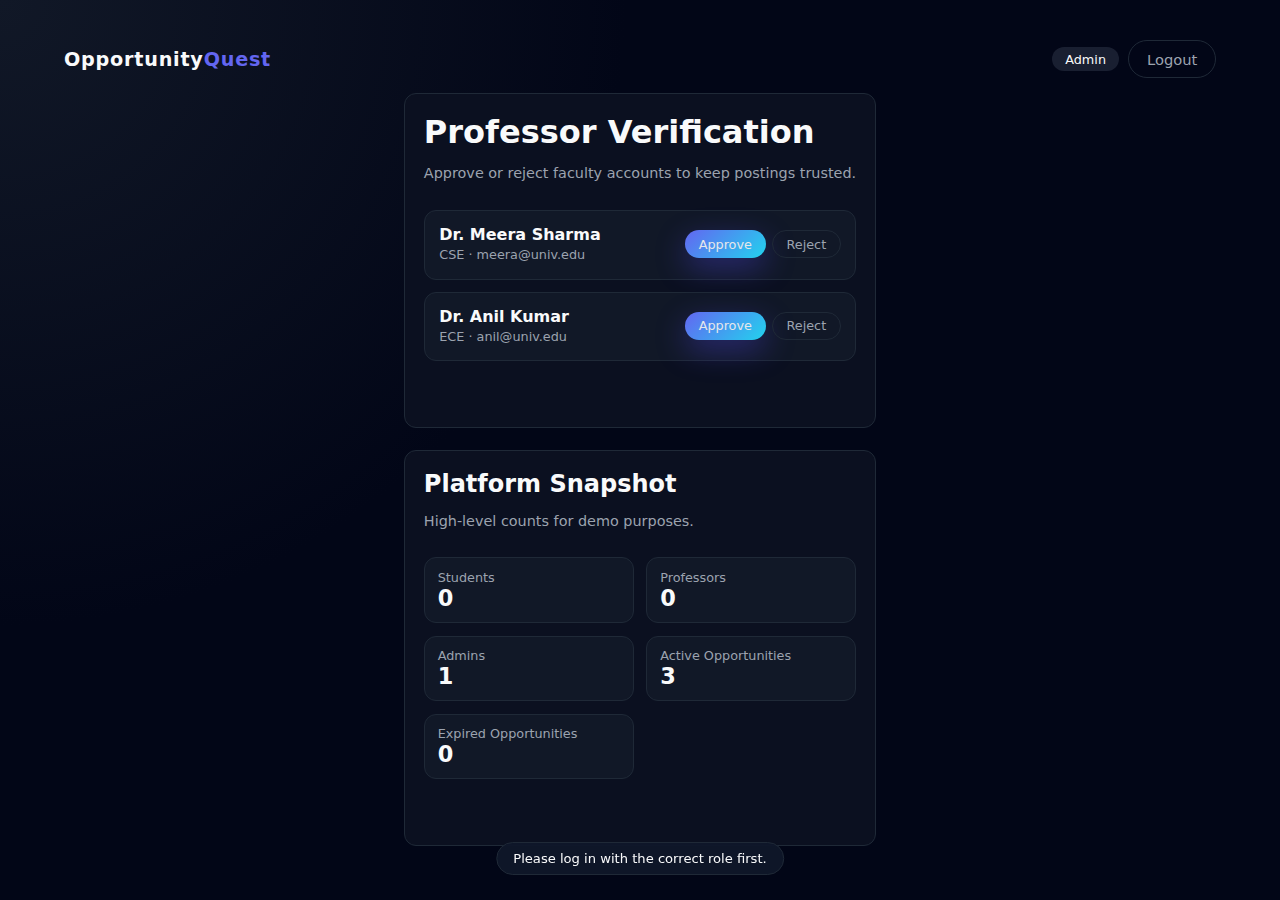
<file: Opportunity_Quest/admin-dashboard.html>
<!DOCTYPE html>
<html lang="en">
<head>
  <meta charset="UTF-8" />
  <title>Admin Panel | Opportunity Quest</title>
  <meta name="viewport" content="width=device-width, initial-scale=1" />
  <link rel="stylesheet" href="assets/css/style.css" />
</head>
<body data-page="admin">
  <header class="app-header">
    <div class="logo">Opportunity<span>Quest</span></div>
    <nav class="app-nav">
      <span class="pill">Admin</span>
      <button class="btn ghost-btn" id="logoutBtn">Logout</button>
    </nav>
  </header>

  <main class="app-layout app-layout--stack">
    <section class="content">
      <header class="content-header">
        <div>
          <h1>Professor Verification</h1>
          <p class="muted">
            Approve or reject faculty accounts to keep postings trusted.
          </p>
        </div>
      </header>

      <div id="pendingProfList" class="card-list">
        <!-- Filled by JS -->
      </div>
    </section>

    <section class="content">
      <header class="content-header">
        <div>
          <h2>Platform Snapshot</h2>
          <p class="muted">High-level counts for demo purposes.</p>
        </div>
      </header>

      <div class="stats-grid" id="statsGrid">
        <!-- Filled by JS -->
      </div>
    </section>

    <div class="toast" id="toast"></div>
  </main>

  <script src="assets/js/app.js" defer></script>
</body>
</html>
</file>
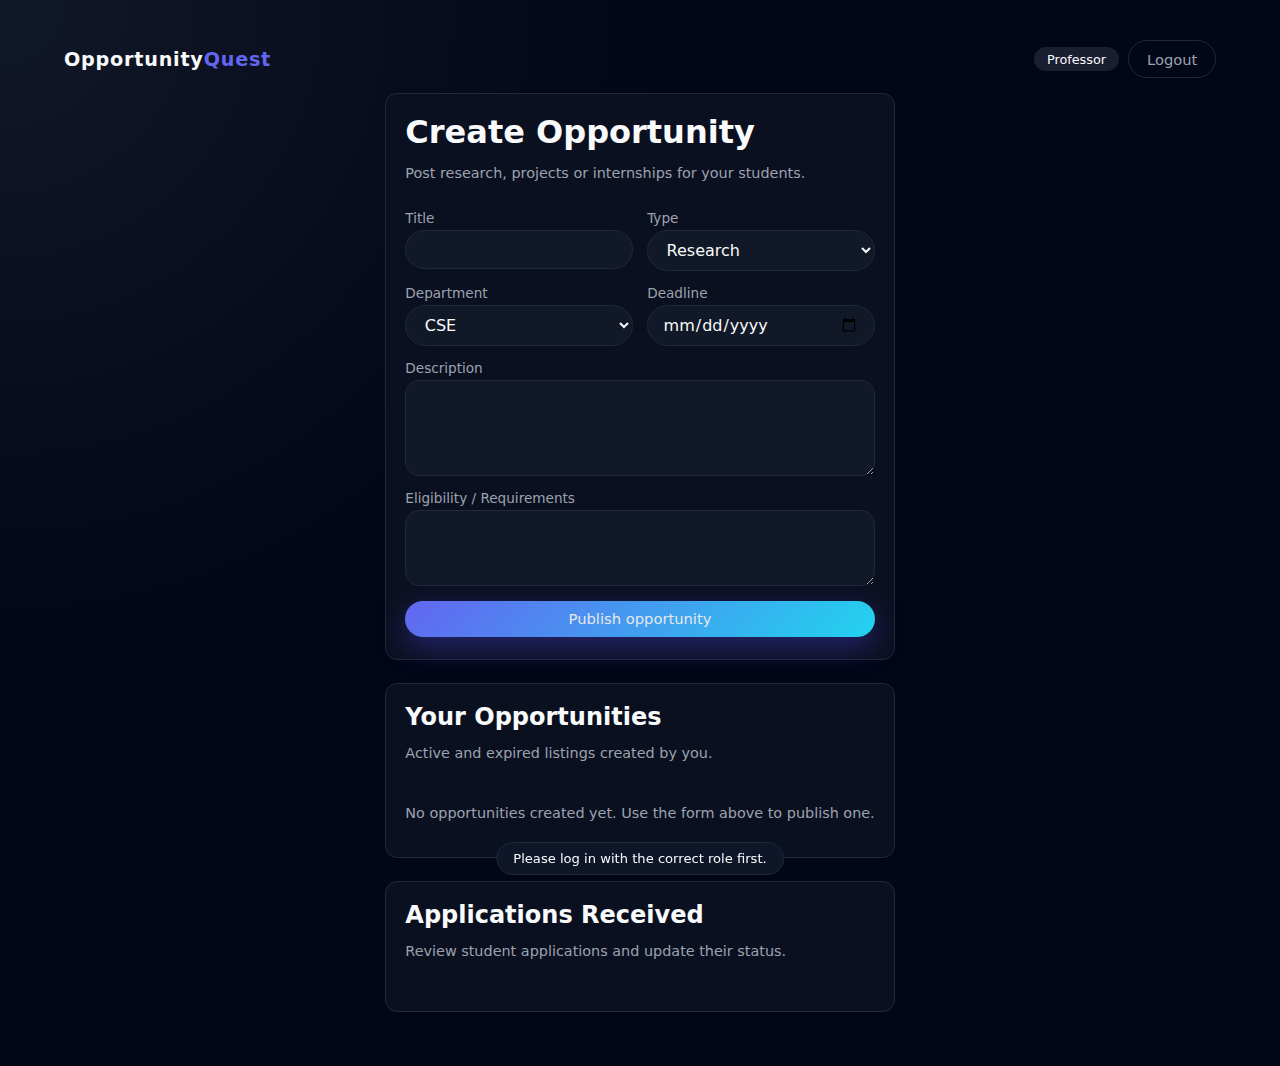
<file: Opportunity_Quest/professor-dashboard.html>
<!DOCTYPE html>
<html lang="en">
<head>
  <meta charset="UTF-8" />
  <title>Professor Dashboard | Opportunity Quest</title>
  <meta name="viewport" content="width=device-width, initial-scale=1" />
  <link rel="stylesheet" href="assets/css/style.css" />
</head>
<body data-page="professor">
  <header class="app-header">
    <div class="logo">Opportunity<span>Quest</span></div>
    <nav class="app-nav">
      <span class="pill" id="profNamePill">Professor</span>
      <button class="btn ghost-btn" id="logoutBtn">Logout</button>
    </nav>
  </header>

  <main class="app-layout app-layout--stack">
    <section class="content">
      <header class="content-header">
        <div>
          <h1>Create Opportunity</h1>
          <p class="muted">Post research, projects or internships for your students.</p>
        </div>
      </header>

      <form id="createOpportunityForm" class="form two-column-form">
        <div class="form-row">
          <label for="oppTitle">Title</label>
          <input type="text" id="oppTitle" required />
        </div>

        <div class="form-row">
          <label for="oppType">Type</label>
          <select id="oppType" required>
            <option value="Research">Research</option>
            <option value="Internship">Internship</option>
            <option value="Project">Project</option>
          </select>
        </div>

        <div class="form-row">
          <label for="oppDept">Department</label>
          <select id="oppDept" required>
            <option value="CSE">CSE</option>
            <option value="ECE">ECE</option>
            <option value="ME">ME</option>
          </select>
        </div>

        <div class="form-row">
          <label for="oppDeadline">Deadline</label>
          <input type="date" id="oppDeadline" required />
        </div>

        <div class="form-row form-row--full">
          <label for="oppDesc">Description</label>
          <textarea id="oppDesc" rows="4" required></textarea>
        </div>

        <div class="form-row form-row--full">
          <label for="oppEligibility">Eligibility / Requirements</label>
          <textarea id="oppEligibility" rows="3"></textarea>
        </div>

        <div class="form-row form-row--full align-right">
          <button type="submit" class="btn primary-btn">
            Publish opportunity
          </button>
        </div>
      </form>
    </section>

    <section class="content">
      <header class="content-header">
        <div>
          <h2>Your Opportunities</h2>
          <p class="muted">Active and expired listings created by you.</p>
        </div>
      </header>

      <div id="profOppList" class="card-grid">
        <!-- Filled by JS -->
      </div>
    </section>

    <section class="content">
      <header class="content-header">
        <div>
          <h2>Applications Received</h2>
          <p class="muted">Review student applications and update their status.</p>
        </div>
      </header>

      <div id="profApplicationsList" class="card-list">
        <!-- Filled by JS -->
      </div>
    </section>

    <div class="toast" id="toast"></div>
  </main>

  <script src="assets/js/app.js" defer></script>
</body>
</html>
</file>
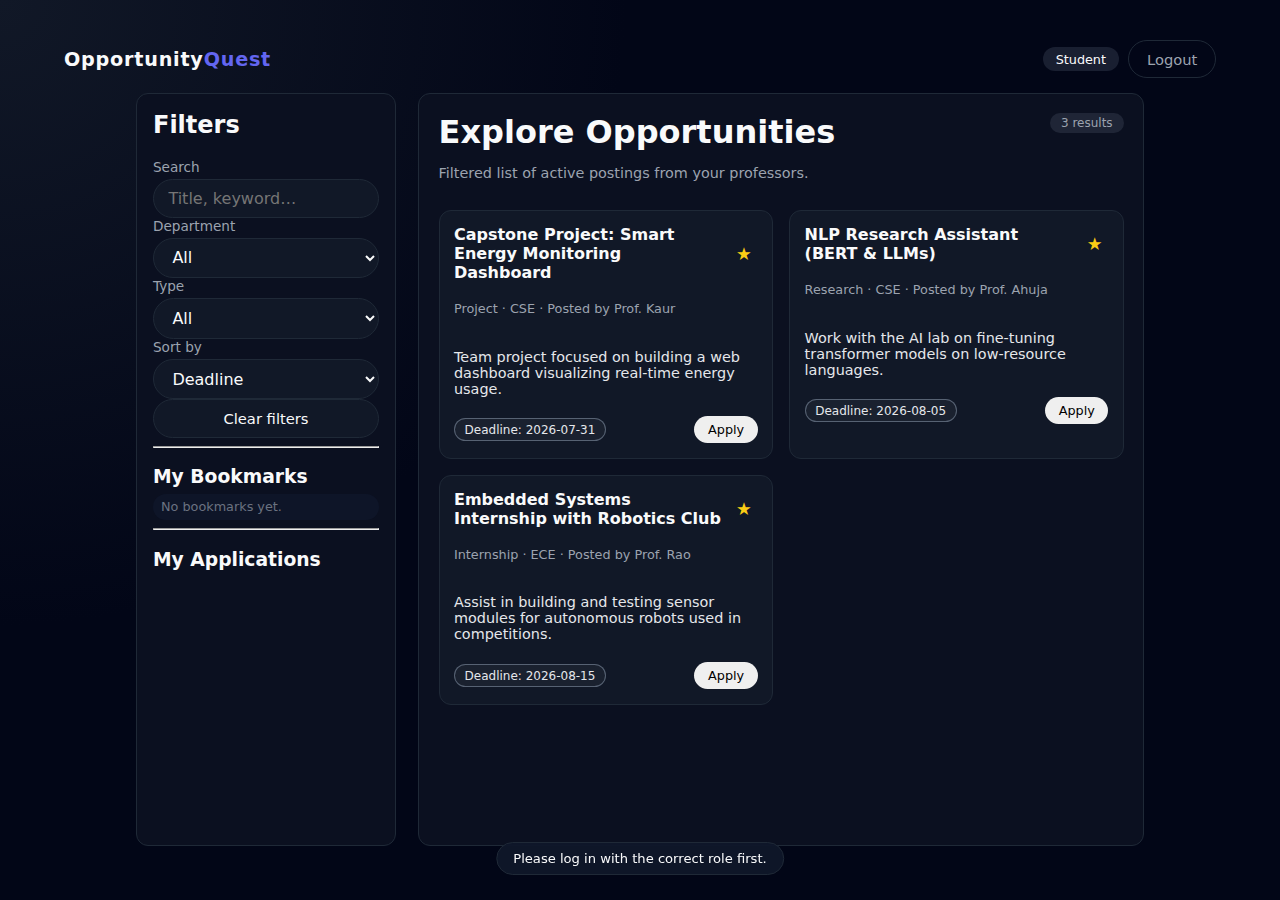
<file: Opportunity_Quest/student-dashboard.html>
<!DOCTYPE html>
<html lang="en">
<head>
  <meta charset="UTF-8" />
  <title>Student Dashboard | Opportunity Quest</title>
  <meta name="viewport" content="width=device-width, initial-scale=1" />
  <link rel="stylesheet" href="assets/css/style.css" />
</head>
<body data-page="student">
  <header class="app-header">
    <div class="logo">Opportunity<span>Quest</span></div>
    <nav class="app-nav">
      <span class="pill" id="studentNamePill">Student</span>
      <button class="btn ghost-btn" id="logoutBtn">Logout</button>
    </nav>
  </header>

  <main class="app-layout">
    <aside class="sidebar">
      <h2>Filters</h2>
      <div class="form-row">
        <label for="searchQuery">Search</label>
        <input type="text" id="searchQuery" placeholder="Title, keyword…" />
      </div>

      <div class="form-row">
        <label for="departmentFilter">Department</label>
        <select id="departmentFilter">
          <option value="">All</option>
          <option value="CSE">CSE</option>
          <option value="ECE">ECE</option>
          <option value="ME">ME</option>
        </select>
      </div>

      <div class="form-row">
        <label for="typeFilter">Type</label>
        <select id="typeFilter">
          <option value="">All</option>
          <option value="Research">Research</option>
          <option value="Internship">Internship</option>
          <option value="Project">Project</option>
        </select>
      </div>

      <div class="form-row">
        <label for="sortBy">Sort by</label>
        <select id="sortBy">
          <option value="deadline">Deadline</option>
          <option value="recent">Recently added</option>
        </select>
      </div>

      <button class="btn secondary-btn full-width" id="clearFiltersBtn">
        Clear filters
      </button>

      <hr />
      <h3>My Bookmarks</h3>
      <ul id="bookmarkList" class="bookmark-list">
        <!-- Filled by JS -->
      </ul>

      <hr />
      <h3>My Applications</h3>
      <ul id="applicationsList" class="bookmark-list">
        <!-- Filled by JS -->
      </ul>
    </aside>

    <section class="content">
      <header class="content-header">
        <div>
          <h1>Explore Opportunities</h1>
          <p class="muted">
            Filtered list of active postings from your professors.
          </p>
        </div>
        <span class="badge" id="resultCountBadge">0 results</span>
      </header>

      <div id="opportunityGrid" class="card-grid">
        <!-- Cards injected by JS -->
      </div>

      <template id="opportunityCardTemplate">
        <article class="card opportunity-card">
          <div class="card-header-row">
            <h3 class="opp-title"></h3>
            <button class="icon-btn bookmark-btn" title="Bookmark">
              ★
            </button>
          </div>
          <p class="opp-meta"></p>
          <p class="opp-desc"></p>
          <div class="card-footer-row">
            <span class="chip deadline-chip"></span>
            <button class="btn small-btn apply-btn">Apply</button>
          </div>
        </article>
      </template>
    </section>
  </main>

  <!-- Simple modal for "Apply" -->
  <div class="modal hidden" id="applyModal">
    <div class="modal-content">
      <h2>Apply to opportunity</h2>
      <p id="applyModalTitle" class="modal-title"></p>
      <form id="applyForm" class="form">
        <div class="form-row">
          <label for="resumeLink">Resume / Portfolio link</label>
          <input type="url" id="resumeLink" required placeholder="https://…" />
        </div>
        <div class="form-row">
          <label for="note">Short note (optional)</label>
          <textarea id="note" rows="3"></textarea>
        </div>
        <div class="modal-actions">
          <button type="button" class="btn ghost-btn" id="cancelApplyBtn">
            Cancel
          </button>
          <button type="submit" class="btn primary-btn">
            Submit application
          </button>
        </div>
      </form>
    </div>
  </div>

  <div class="toast" id="toast"></div>

  <script src="assets/js/app.js" defer></script>
</body>
</html>
</file>
<file: Opportunity_Quest/assets/css/style.css>
:root {
  --bg: #050816;
  --bg-elevated: #0b1020;
  --bg-soft: #111827;
  --accent: #4f46e5;
  --accent-soft: rgba(79, 70, 229, 0.13);
  --accent-strong: #6366f1;
  --danger: #ef4444;
  --text-main: #f9fafb;
  --text-muted: #9ca3af;
  --border-subtle: #1f2937;
  --radius-lg: 18px;
  --radius-md: 12px;
  --shadow-soft: 0 14px 40px rgba(0, 0, 0, 0.4);
  --transition-fast: 0.18s ease-out;
  --max-width: 1200px;
  --font-sans: system-ui, -apple-system, BlinkMacSystemFont, "Inter", sans-serif;
}

*,
*::before,
*::after {
  box-sizing: border-box;
}

html,
body {
  margin: 0;
  padding: 0;
  font-family: var(--font-sans);
  background: radial-gradient(circle at top left, #111827 0, #020617 40%, #020617 100%);
  color: var(--text-main);
}

/* Generic layout bits */

body {
  min-height: 100vh;
  display: flex;
  flex-direction: column;
}

a {
  color: inherit;
  text-decoration: none;
}

img {
  max-width: 100%;
  display: block;
}

button,
input,
select,
textarea {
  font: inherit;
}

main {
  flex: 1;
}

/* Top landing nav */
/* Top landing nav (index page) */

.top-nav {
  width: 100%;
  max-width: var(--max-width);
  margin: 0 auto;
  padding: 20px 48px 10px;    /* space from edges + a bit below */
  display: flex;
  align-items: center;
  justify-content: space-between;
}

.logo {
  font-weight: 700;
  letter-spacing: 0.04em;
  font-size: 1.2rem;
}

.logo span {
  color: var(--accent-strong);
}

.nav-links {
  display: flex;
  gap: 32px;
  align-items: center;
  margin-left: auto;          /* push links to the right */
}

.nav-links a {
  font-size: 0.95rem;
  color: var(--text-muted);
}

.nav-links a:hover {
  color: var(--text-main);
}

.nav-toggle {
  display: none;
  border: none;
  background: transparent;
  color: var(--text-main);
  font-size: 1.3rem;
  cursor: pointer;
}

/* Auth layout */

.auth-layout {
  display: grid;
  grid-template-columns: minmax(0, 1.4fr) minmax(0, 1fr);
  gap: 2.5rem;
  max-width: var(--max-width);
  margin: 1rem auto 2.5rem;
  padding: 0 1.5rem;
}

.auth-hero {
  padding: 2.3rem 2.2rem;
  border-radius: var(--radius-lg);
  background: radial-gradient(circle at top left, rgba(79, 70, 229, 0.2), transparent 55%),
    var(--bg-elevated);
  box-shadow: var(--shadow-soft);
}

.auth-hero h1 {
  font-size: clamp(2rem, 3vw, 2.5rem);
  margin-top: 0;
  margin-bottom: 0.75rem;
}

.auth-hero p {
  margin-top: 0;
  color: var(--text-muted);
  max-width: 32rem;
}

.hero-list {
  list-style: none;
  padding: 0;
  margin-top: 1.5rem;
  display: grid;
  gap: 0.6rem;
  color: var(--text-main);
}

.auth-card {
  padding: 2rem 1.8rem 2.3rem;
  border-radius: var(--radius-lg);
  background: rgba(15, 23, 42, 0.96);
  border: 1px solid var(--border-subtle);
  box-shadow: var(--shadow-soft);
}

.auth-tabs {
  display: inline-flex;
  background: var(--bg-soft);
  padding: 0.2rem;
  border-radius: 999px;
  margin-bottom: 1.2rem;
}

.auth-tab {
  border-radius: 999px;
  border: none;
  background: transparent;
  color: var(--text-muted);
  padding: 0.35rem 0.95rem;
  font-size: 0.9rem;
  cursor: pointer;
}

.auth-tab.active {
  background: var(--accent-strong);
  color: #e5e7eb;
}

/* Forms */

.form {
  display: grid;
  gap: 0.9rem;
}

.form-row {
  display: flex;
  flex-direction: column;
  gap: 0.25rem;
}

.form-row label {
  font-size: 0.85rem;
  color: var(--text-muted);
}

.form-row input,
.form-row select,
.form-row textarea {
  border-radius: 999px;
  border: 1px solid var(--border-subtle);
  padding: 0.55rem 0.9rem;
  background: var(--bg-soft);
  color: var(--text-main);
  outline: none;
}

.form-row textarea {
  border-radius: 14px;
  resize: vertical;
}

.form-row input:focus,
.form-row select:focus,
.form-row textarea:focus {
  border-color: var(--accent);
  box-shadow: 0 0 0 1px var(--accent-soft);
}

.form-row--register {
  margin-top: 0.3rem;
}

.form-helper {
  font-size: 0.8rem;
  color: var(--text-muted);
}

.form-helper.tiny {
  font-size: 0.72rem;
}

/* Buttons */

.btn {
  border-radius: 999px;
  border: none;
  padding: 0.6rem 1.1rem;
  cursor: pointer;
  font-size: 0.92rem;
  display: inline-flex;
  align-items: center;
  justify-content: center;
  gap: 0.45rem;
  transition: transform var(--transition-fast), box-shadow var(--transition-fast),
    background var(--transition-fast), color var(--transition-fast), border-color var(--transition-fast);
}

.primary-btn {
  background: linear-gradient(135deg, var(--accent-strong), #22d3ee);
  color: #e5e7eb;
  box-shadow: 0 10px 30px rgba(79, 70, 229, 0.4);
}

.primary-btn:hover {
  transform: translateY(-1px);
  box-shadow: 0 12px 35px rgba(79, 70, 229, 0.55);
}

.secondary-btn {
  background: var(--bg-soft);
  border: 1px solid var(--border-subtle);
  color: var(--text-main);
}

.secondary-btn:hover {
  border-color: var(--accent);
}

.ghost-btn {
  background: transparent;
  color: var(--text-muted);
  border: 1px solid var(--border-subtle);
}

.ghost-btn:hover {
  color: var(--text-main);
  border-color: var(--accent);
}

.google-btn {
  background: #f9fafb;
  color: #111827;
  border-radius: 999px;
  padding: 0.6rem 0.8rem;
  justify-content: center;
}

.google-btn img {
  width: 18px;
  height: 18px;
}

.google-btn:hover {
  box-shadow: 0 8px 20px rgba(15, 23, 42, 0.35);
}

.small-btn {
  padding: 0.35rem 0.85rem;
  font-size: 0.8rem;
}

.full-width {
  width: 100%;
}

/* Dividers */

.divider {
  position: relative;
  text-align: center;
  margin: 0.3rem 0 0.6rem;
  font-size: 0.8rem;
  color: var(--text-muted);
}

.divider::before,
.divider::after {
  content: "";
  position: absolute;
  top: 50%;
  width: 45%;
  height: 1px;
  background: var(--border-subtle);
}

.divider::before {
  left: 0;
}

.divider::after {
  right: 0;
}

/* Info sections */

.info-section {
  max-width: var(--max-width);
  margin: 0 auto 2.5rem;
  padding: 0 1.5rem;
}

.info-section h2 {
  margin-bottom: 0.4rem;
}

.info-section p {
  color: var(--text-muted);
  max-width: 36rem;
}

.info-grid {
  display: grid;
  gap: 1.2rem;
}

.info-card {
  background: var(--bg-elevated);
  border-radius: var(--radius-md);
  padding: 1.3rem 1.2rem;
  border: 1px solid var(--border-subtle);
}

/* Footer */

.footer {
  padding: 1.1rem 1.5rem;
  text-align: center;
  font-size: 0.8rem;
  color: var(--text-muted);
}

/* App shell (dashboards) */

/* App shell (dashboards) */

.app-header {
  width: 100%;
  max-width: var(--max-width);
  margin: 0 auto;
  padding: 12px 1.5rem 0;    /* top breathing space */
  display: flex;
  justify-content: space-between;
  align-items: center;
}

.app-nav {
  display: flex;
  gap: 0.6rem;
  align-items: center;
}

.app-layout {
  max-width: var(--max-width);
  margin: 0.9rem auto 1.7rem;   /* gap between header & content */
  padding: 0 1.5rem 1.7rem;
  display: grid;
  grid-template-columns: minmax(0, 260px) minmax(0, 1fr);
  gap: 1.4rem;
}

.app-layout--stack {
  grid-template-columns: minmax(0, 1fr);
}

.sidebar {
  background: var(--bg-elevated);
  border-radius: var(--radius-md);
  padding: 1.1rem 1rem 1.3rem;
  border: 1px solid var(--border-subtle);
}

.sidebar h2 {
  margin-top: 0;
}

.sidebar h3 {
  margin-bottom: 0.4rem;
}

.content {
  background: var(--bg-elevated);
  border-radius: var(--radius-md);
  padding: 1.2rem 1.2rem 1.4rem;
  border: 1px solid var(--border-subtle);
}

.content-header {
  display: flex;
  justify-content: space-between;
  align-items: flex-start;
  gap: 1rem;
  margin-bottom: 0.9rem;
}

.content-header h1,
.content-header h2 {
  margin: 0;
}

.muted {
  color: var(--text-muted);
  font-size: 0.9rem;
}

/* Cards */

.card-grid {
  display: grid;
  grid-template-columns: repeat(auto-fit, minmax(230px, 1fr));
  gap: 1rem;
}

.card-list {
  display: grid;
  gap: 0.75rem;
}

.card {
  background: var(--bg-soft);
  border-radius: var(--radius-md);
  padding: 0.9rem 0.9rem 0.95rem;
  border: 1px solid var(--border-subtle);
  display: flex;
  flex-direction: column;
  gap: 0.35rem;
}

.card-header-row,
.card-footer-row {
  display: flex;
  justify-content: space-between;
  align-items: center;
  gap: 0.5rem;
}

.opp-title {
  font-size: 1rem;
  margin: 0;
}

.opp-meta {
  font-size: 0.8rem;
  color: var(--text-muted);
}

.opp-desc {
  font-size: 0.9rem;
  color: #e5e7eb;
}

.chip {
  display: inline-flex;
  align-items: center;
  padding: 0.2rem 0.6rem;
  border-radius: 999px;
  font-size: 0.75rem;
  background: var(--accent-soft);
  color: #e5e7eb;
}

.deadline-chip {
  background: rgba(248, 250, 252, 0.04);
  border: 1px solid rgba(148, 163, 184, 0.5);
}

.badge {
  background: rgba(148, 163, 184, 0.15);
  border-radius: 999px;
  padding: 0.2rem 0.7rem;
  font-size: 0.75rem;
  color: var(--text-muted);
}

.pill {
  padding: 0.3rem 0.8rem;
  border-radius: 999px;
  background: rgba(148, 163, 184, 0.16);
  font-size: 0.8rem;
}

/* Icons & lists */

.icon-btn {
  border-radius: 999px;
  border: none;
  width: 1.8rem;
  height: 1.8rem;
  display: inline-flex;
  align-items: center;
  justify-content: center;
  background: transparent;
  color: #facc15;
  cursor: pointer;
  font-size: 1.1rem;
}

.icon-btn.active {
  background: rgba(250, 204, 21, 0.18);
}

.bookmark-list {
  list-style: none;
  margin: 0;
  padding: 0;
  display: grid;
  gap: 0.4rem;
  font-size: 0.8rem;
}

.bookmark-list li {
  padding: 0.35rem 0.5rem;
  border-radius: 999px;
  background: rgba(15, 23, 42, 0.8);
}

/* Professor / admin extras */

.two-column-form {
  grid-template-columns: repeat(auto-fit, minmax(220px, 1fr));
}

.form-row--full {
  grid-column: 1 / -1;
}

.align-right {
  justify-content: flex-end;
}

.stats-grid {
  display: grid;
  grid-template-columns: repeat(auto-fit, minmax(180px, 1fr));
  gap: 0.8rem;
}

.stats-card {
  background: var(--bg-soft);
  border-radius: var(--radius-md);
  padding: 0.7rem 0.8rem;
  border: 1px solid var(--border-subtle);
}

.stats-card span {
  display: block;
}

.stats-label {
  font-size: 0.8rem;
  color: var(--text-muted);
}

.stats-value {
  font-size: 1.4rem;
  font-weight: 600;
}

/* Modal */

.modal {
  position: fixed;
  inset: 0;
  background: rgba(15, 23, 42, 0.75);
  display: flex;
  align-items: center;
  justify-content: center;
  z-index: 40;
}

.modal-content {
  width: min(480px, 92vw);
  background: var(--bg-elevated);
  border-radius: var(--radius-lg);
  padding: 1.4rem 1.3rem 1.2rem;
  border: 1px solid var(--border-subtle);
  box-shadow: var(--shadow-soft);
}

.modal-title {
  margin-top: 0.1rem;
  margin-bottom: 0.6rem;
  font-weight: 500;
}

.modal-actions {
  margin-top: 0.4rem;
  display: flex;
  justify-content: flex-end;
  gap: 0.6rem;
}

/* Toast */

.toast {
  position: fixed;
  left: 50%;
  bottom: 1.2rem;
  transform: translateX(-50%);
  background: rgba(15, 23, 42, 0.96);
  border-radius: 999px;
  padding: 0.5rem 1rem;
  font-size: 0.82rem;
  border: 1px solid var(--border-subtle);
  opacity: 0;
  pointer-events: none;
  transition: opacity var(--transition-fast), transform var(--transition-fast);
  z-index: 50;
}

.toast.show {
  opacity: 1;
  transform: translate(-50%, -6px);
}

/* Helpers */

.hidden {
  display: none !important;
}

/* Responsive tweaks */

@media (max-width: 850px) {
  .auth-layout {
    grid-template-columns: minmax(0, 1fr);
  }

  .auth-hero {
    order: 2;
  }

  .auth-card {
    order: 1;
  }

  .app-layout {
    grid-template-columns: minmax(0, 1fr);
  }

  .sidebar {
    order: 2;
  }

  .content {
    order: 1;
  }

  .nav-toggle {
    display: inline-flex;
  }

  .nav-links {
    display: none;
  }

  .nav-links.open {
    display: flex;
    flex-direction: column;
    position: absolute;
    right: 1.5rem;
    top: 3.2rem;
    padding: 0.7rem 0.9rem;
    border-radius: var(--radius-md);
    background: rgba(15, 23, 42, 0.98);
    border: 1px solid var(--border-subtle);
  }
}

@media (max-width: 450px) {
  .content-header {
    flex-direction: column;
    align-items: flex-start;
  }

  .app-header {
    flex-direction: column;
    align-items: flex-start;
    gap: 0.6rem;
  }
}

/* Extra top spacing for dashboard pages (prevents header sticking to top) */
body[data-page="student"],
body[data-page="professor"],
body[data-page="admin"] {
  padding-top: 28px;
}
</file>
